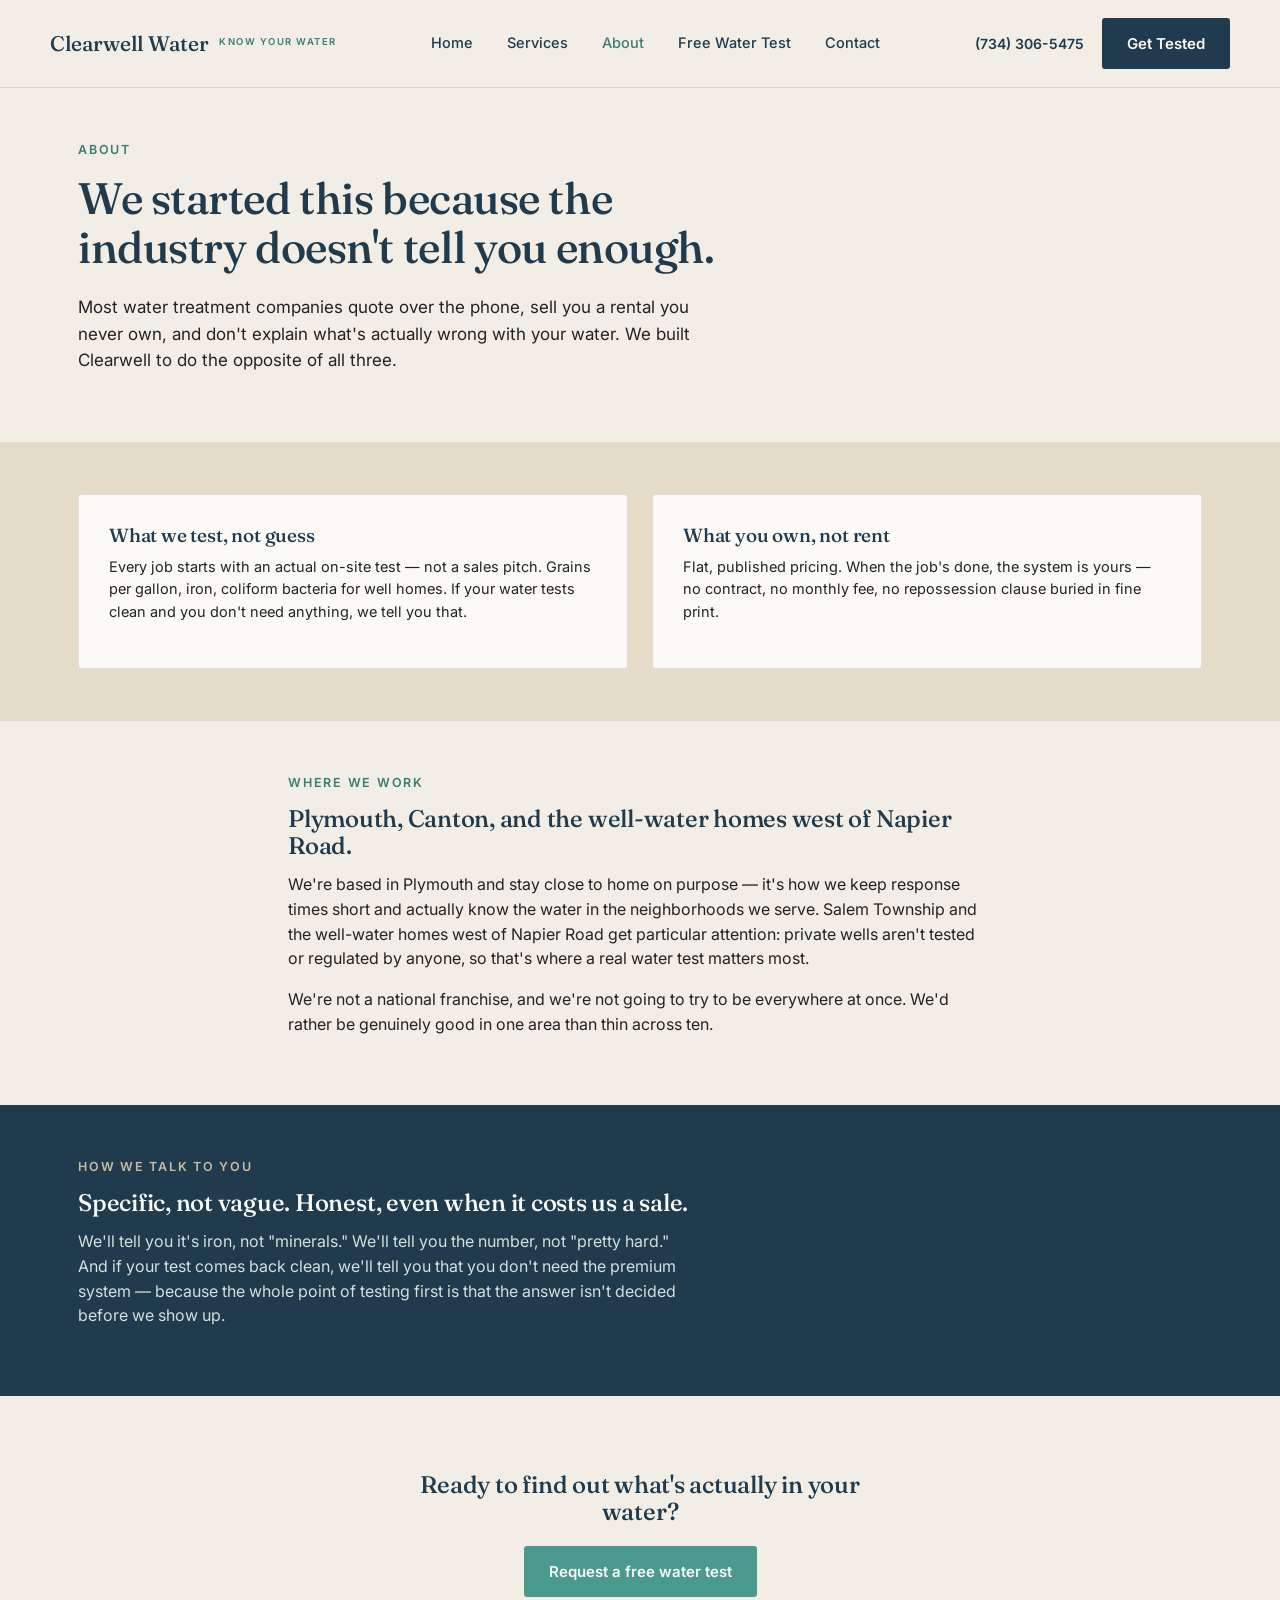
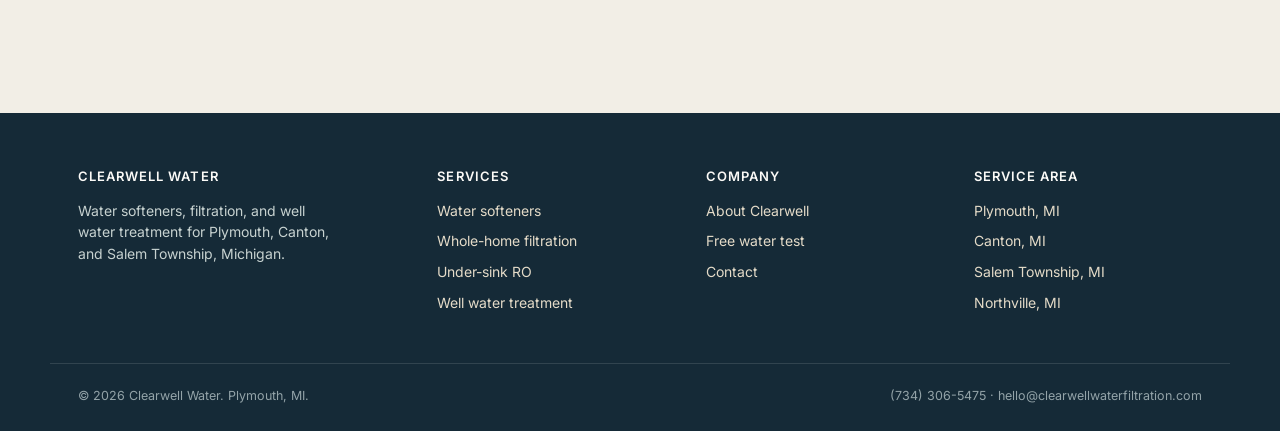
<file: about.html>
<!DOCTYPE html>
<html lang="en">
<head>
<meta charset="UTF-8">
<meta name="viewport" content="width=device-width, initial-scale=1.0">
<title>About Clearwell Water | Locally Owned, Plymouth MI</title>
<meta name="description" content="Clearwell Water is a locally owned water treatment company serving Plymouth, Canton, and Salem Township, Michigan &mdash; built on flat pricing and systems you own.">
<link rel="canonical" href="https://clearwellwaterfiltration.com/about.html">
<link rel="stylesheet" href="assets/styles.css">
</head>
<body>

<header class="site">
  <div class="wrap nav">
    <a href="index.html" class="logo">Clearwell Water <small>KNOW YOUR WATER</small></a>
    <nav class="links" id="navLinks">
      <a href="index.html">Home</a>
      <a href="services.html">Services</a>
      <a href="about.html" class="active">About</a>
      <a href="water-test.html">Free Water Test</a>
      <a href="contact.html">Contact</a>
    </nav>
    <div class="nav-cta">
      <a href="tel:+17343065475" class="nav-phone">(734) 306-5475</a>
      <a href="water-test.html" class="btn btn-primary">Get Tested</a>
      <button class="burger" id="burgerBtn" aria-label="Menu"><span></span><span></span><span></span></button>
    </div>
  </div>
</header>

<section class="tight">
  <div class="wrap">
    <span class="eyebrow">About</span>
    <h1 style="font-size:clamp(30px,4vw,44px); max-width:680px;">We started this because the industry doesn't tell you enough.</h1>
    <p class="lede" style="max-width:620px; font-size:17px;">Most water treatment companies quote over the phone, sell you a rental you never own, and don't explain what's actually wrong with your water. We built Clearwell to do the opposite of all three.</p>
  </div>
</section>

<section class="tight band-stone">
  <div class="wrap two-col">
    <div class="panel">
      <h3>What we test, not guess</h3>
      <p style="font-size:14.5px;">Every job starts with an actual on-site test &mdash; not a sales pitch. Grains per gallon, iron, coliform bacteria for well homes. If your water tests clean and you don't need anything, we tell you that.</p>
    </div>
    <div class="panel">
      <h3>What you own, not rent</h3>
      <p style="font-size:14.5px;">Flat, published pricing. When the job's done, the system is yours &mdash; no contract, no monthly fee, no repossession clause buried in fine print.</p>
    </div>
  </div>
</section>

<section class="tight">
  <div class="wrap" style="max-width:760px;">
    <span class="eyebrow">Where we work</span>
    <h2>Plymouth, Canton, and the well-water homes west of Napier Road.</h2>
    <p>We're based in Plymouth and stay close to home on purpose &mdash; it's how we keep response times short and actually know the water in the neighborhoods we serve. Salem Township and the well-water homes west of Napier Road get particular attention: private wells aren't tested or regulated by anyone, so that's where a real water test matters most.</p>
    <p>We're not a national franchise, and we're not going to try to be everywhere at once. We'd rather be genuinely good in one area than thin across ten.</p>
  </div>
</section>

<section class="tight band-slate">
  <div class="wrap">
    <span class="eyebrow" style="color:var(--stone);">How we talk to you</span>
    <h2>Specific, not vague. Honest, even when it costs us a sale.</h2>
    <p style="color:#d6dfdc; max-width:620px;">We'll tell you it's iron, not "minerals." We'll tell you the number, not "pretty hard." And if your test comes back clean, we'll tell you that you don't need the premium system &mdash; because the whole point of testing first is that the answer isn't decided before we show up.</p>
  </div>
</section>

<section>
  <div class="wrap" style="text-align:center;">
    <h2 style="max-width:480px; margin:0 auto 20px;">Ready to find out what's actually in your water?</h2>
    <a href="water-test.html" class="btn btn-teal">Request a free water test</a>
  </div>
</section>

<footer class="site">
  <div class="wrap foot-grid">
    <div>
      <h4>Clearwell Water</h4>
      <p style="color:#c7d2d0; font-size:14px; max-width:260px;">Water softeners, filtration, and well water treatment for Plymouth, Canton, and Salem Township, Michigan.</p>
    </div>
    <div>
      <h4>Services</h4>
      <a href="services.html#softener">Water softeners</a>
      <a href="services.html#filtration">Whole-home filtration</a>
      <a href="services.html#ro">Under-sink RO</a>
      <a href="services.html#well">Well water treatment</a>
    </div>
    <div>
      <h4>Company</h4>
      <a href="about.html">About Clearwell</a>
      <a href="water-test.html">Free water test</a>
      <a href="contact.html">Contact</a>
    </div>
    <div>
      <h4>Service Area</h4>
      <a href="contact.html">Plymouth, MI</a>
      <a href="contact.html">Canton, MI</a>
      <a href="contact.html">Salem Township, MI</a>
      <a href="contact.html">Northville, MI</a>
    </div>
  </div>
  <div class="wrap foot-bottom">
    <span>&copy; 2026 Clearwell Water. Plymouth, MI.</span>
    <span>(734) 306-5475 &middot; hello@clearwellwaterfiltration.com</span>
  </div>
</footer>

<script src="assets/main.js"></script>
</body>
</html>
</file>
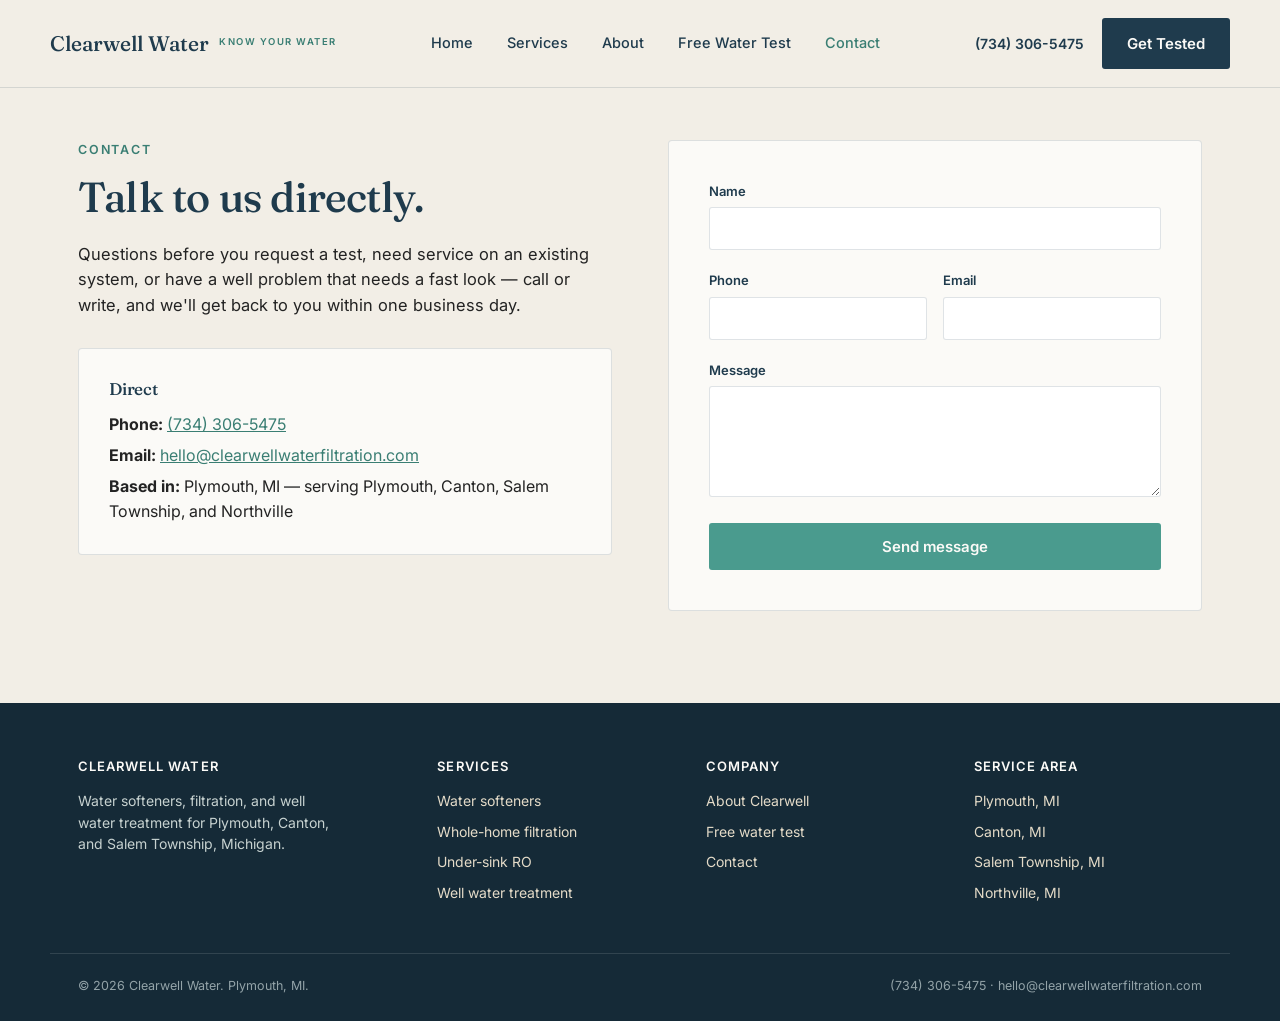
<file: contact.html>
<!DOCTYPE html>
<html lang="en">
<head>
<meta charset="UTF-8">
<meta name="viewport" content="width=device-width, initial-scale=1.0">
<title>Contact Clearwell Water | Plymouth, MI</title>
<meta name="description" content="Contact Clearwell Water &mdash; serving Plymouth, Canton, and Salem Township, Michigan. Call (734) 306-5475 or send a message.">
<link rel="canonical" href="https://clearwellwaterfiltration.com/contact.html">
<link rel="stylesheet" href="assets/styles.css">
</head>
<body>

<header class="site">
  <div class="wrap nav">
    <a href="index.html" class="logo">Clearwell Water <small>KNOW YOUR WATER</small></a>
    <nav class="links" id="navLinks">
      <a href="index.html">Home</a>
      <a href="services.html">Services</a>
      <a href="about.html">About</a>
      <a href="water-test.html">Free Water Test</a>
      <a href="contact.html" class="active">Contact</a>
    </nav>
    <div class="nav-cta">
      <a href="tel:+17343065475" class="nav-phone">(734) 306-5475</a>
      <a href="water-test.html" class="btn btn-primary">Get Tested</a>
      <button class="burger" id="burgerBtn" aria-label="Menu"><span></span><span></span><span></span></button>
    </div>
  </div>
</header>

<section class="tight">
  <div class="wrap" style="display:grid; grid-template-columns:1fr 1fr; gap:56px; align-items:start;">
    <div>
      <span class="eyebrow">Contact</span>
      <h1 style="font-size:clamp(30px,3.8vw,42px);">Talk to us directly.</h1>
      <p class="lede" style="font-size:16.5px;">Questions before you request a test, need service on an existing system, or have a well problem that needs a fast look &mdash; call or write, and we'll get back to you within one business day.</p>

      <div class="panel" style="margin-top:30px;">
        <h3 style="font-size:17px; margin-bottom:14px;">Direct</h3>
        <p style="margin-bottom:6px;"><strong>Phone:</strong> <a href="tel:+17343065475" style="color:var(--teal-deep);">(734) 306-5475</a></p>
        <p style="margin-bottom:6px;"><strong>Email:</strong> <a href="mailto:hello@clearwellwaterfiltration.com" style="color:var(--teal-deep);">hello@clearwellwaterfiltration.com</a></p>
        <p style="margin-bottom:0;"><strong>Based in:</strong> Plymouth, MI &mdash; serving Plymouth, Canton, Salem Township, and Northville</p>
      </div>
    </div>

    <div class="form-card">
      <form id="testForm">
        <div class="field">
          <label for="cname">Name</label>
          <input id="cname" name="cname" type="text" required>
        </div>
        <div class="field-row">
          <div class="field">
            <label for="cphone">Phone</label>
            <input id="cphone" name="cphone" type="tel" required>
          </div>
          <div class="field">
            <label for="cemail">Email</label>
            <input id="cemail" name="cemail" type="email" required>
          </div>
        </div>
        <div class="field">
          <label for="cmsg">Message</label>
          <textarea id="cmsg" name="cmsg" rows="5" required></textarea>
        </div>
        <button type="submit" class="btn btn-teal" style="width:100%; justify-content:center;">Send message</button>
      </form>
      <div id="formSuccess">
        <h3>Message sent.</h3>
        <p>We'll respond within one business day. For anything urgent, call <a href="tel:+17343065475" style="color:var(--teal-deep); font-weight:600;">(734) 306-5475</a> directly.</p>
      </div>
    </div>
  </div>
</section>

<footer class="site">
  <div class="wrap foot-grid">
    <div>
      <h4>Clearwell Water</h4>
      <p style="color:#c7d2d0; font-size:14px; max-width:260px;">Water softeners, filtration, and well water treatment for Plymouth, Canton, and Salem Township, Michigan.</p>
    </div>
    <div>
      <h4>Services</h4>
      <a href="services.html#softener">Water softeners</a>
      <a href="services.html#filtration">Whole-home filtration</a>
      <a href="services.html#ro">Under-sink RO</a>
      <a href="services.html#well">Well water treatment</a>
    </div>
    <div>
      <h4>Company</h4>
      <a href="about.html">About Clearwell</a>
      <a href="water-test.html">Free water test</a>
      <a href="contact.html">Contact</a>
    </div>
    <div>
      <h4>Service Area</h4>
      <a href="contact.html">Plymouth, MI</a>
      <a href="contact.html">Canton, MI</a>
      <a href="contact.html">Salem Township, MI</a>
      <a href="contact.html">Northville, MI</a>
    </div>
  </div>
  <div class="wrap foot-bottom">
    <span>&copy; 2026 Clearwell Water. Plymouth, MI.</span>
    <span>(734) 306-5475 &middot; hello@clearwellwaterfiltration.com</span>
  </div>
</footer>

<script src="assets/main.js"></script>
</body>
</html>
</file>
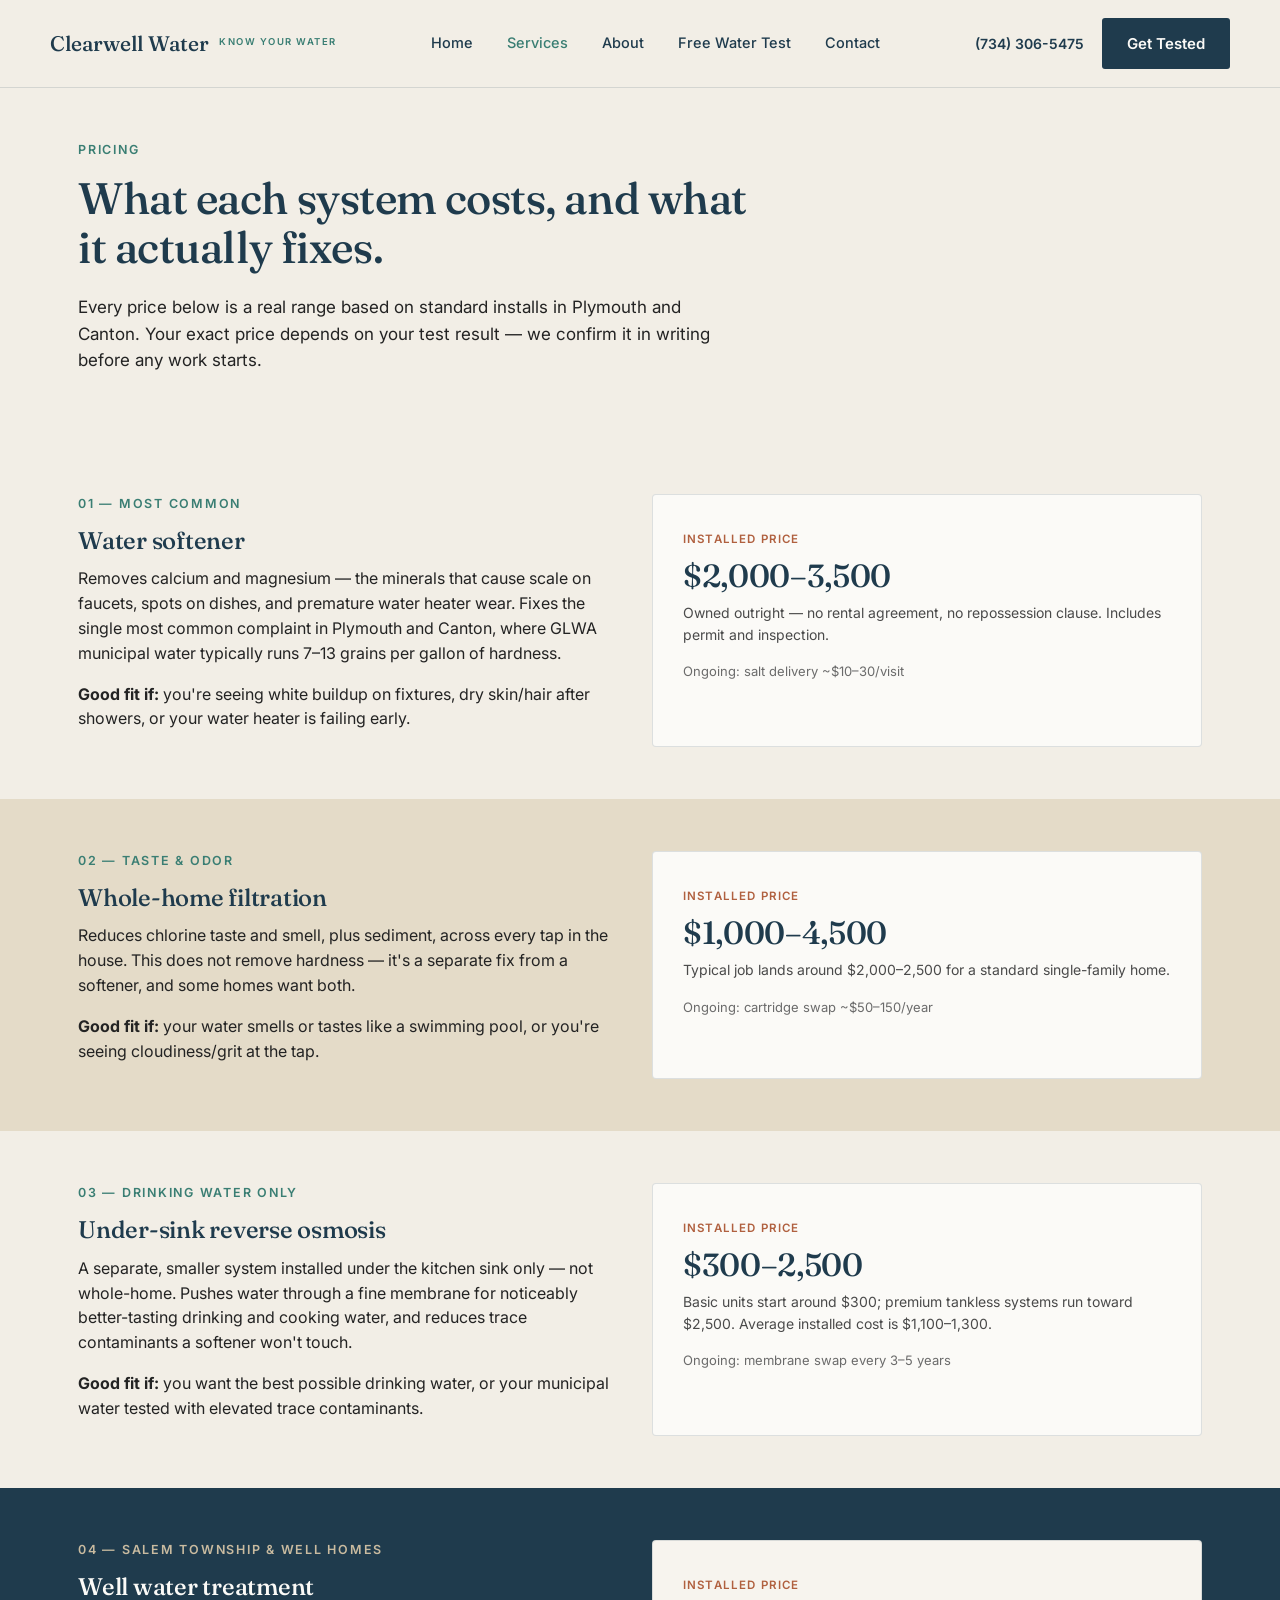
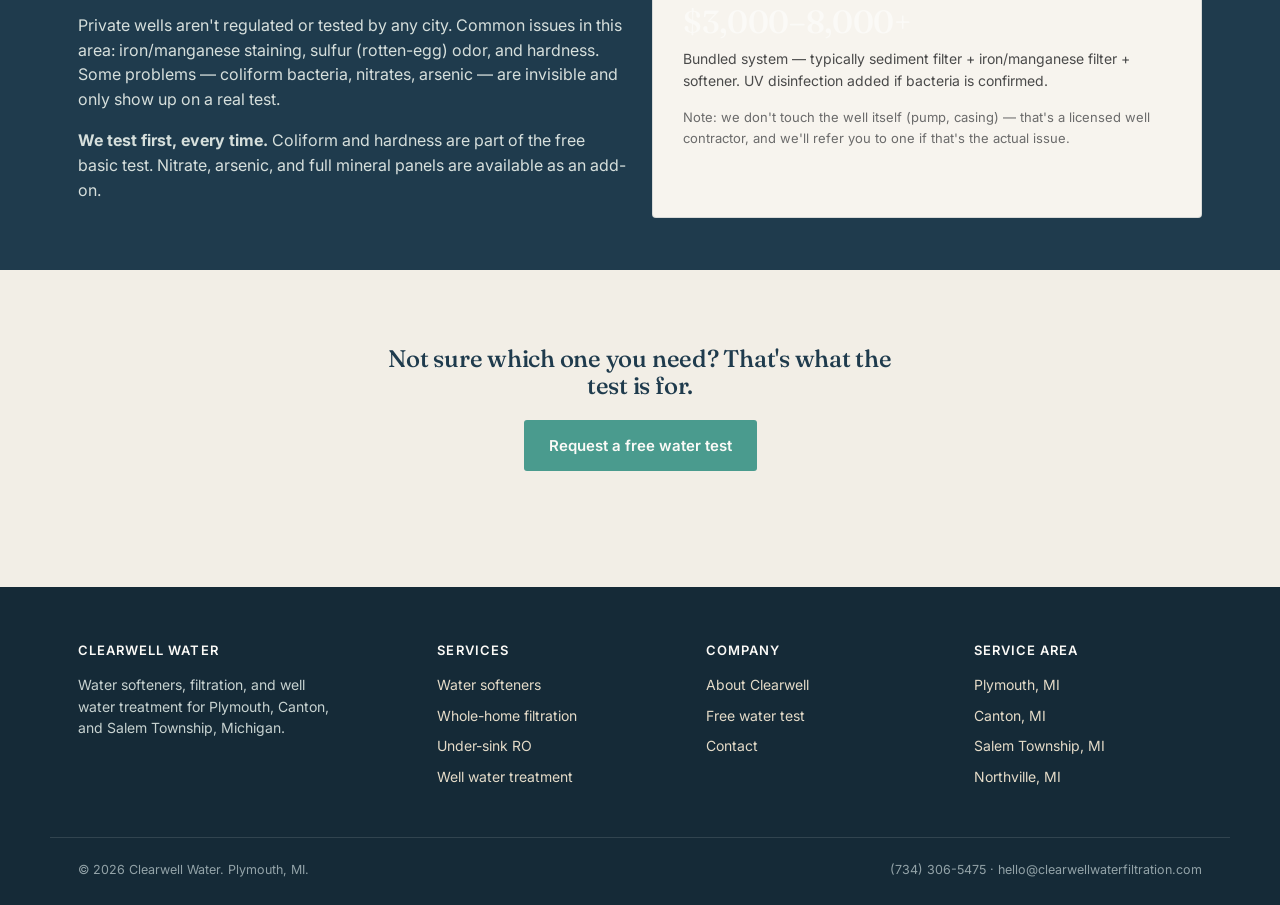
<file: services.html>
<!DOCTYPE html>
<html lang="en">
<head>
<meta charset="UTF-8">
<meta name="viewport" content="width=device-width, initial-scale=1.0">
<title>Water Treatment Pricing | Softeners, Filtration, RO, Well Water &mdash; Clearwell Water</title>
<meta name="description" content="Flat, published pricing for water softeners ($2,000&ndash;3,500), whole-home filtration, under-sink RO, and well water treatment in Plymouth and Canton, MI.">
<link rel="canonical" href="https://clearwellwaterfiltration.com/services.html">
<link rel="stylesheet" href="assets/styles.css">
</head>
<body>

<header class="site">
  <div class="wrap nav">
    <a href="index.html" class="logo">Clearwell Water <small>KNOW YOUR WATER</small></a>
    <nav class="links" id="navLinks">
      <a href="index.html">Home</a>
      <a href="services.html" class="active">Services</a>
      <a href="about.html">About</a>
      <a href="water-test.html">Free Water Test</a>
      <a href="contact.html">Contact</a>
    </nav>
    <div class="nav-cta">
      <a href="tel:+17343065475" class="nav-phone">(734) 306-5475</a>
      <a href="water-test.html" class="btn btn-primary">Get Tested</a>
      <button class="burger" id="burgerBtn" aria-label="Menu"><span></span><span></span><span></span></button>
    </div>
  </div>
</header>

<section class="tight">
  <div class="wrap">
    <span class="eyebrow">Pricing</span>
    <h1 style="font-size:clamp(30px,4vw,44px); max-width:680px;">What each system costs, and what it actually fixes.</h1>
    <p class="lede" style="max-width:640px; font-size:17px;">Every price below is a real range based on standard installs in Plymouth and Canton. Your exact price depends on your test result &mdash; we confirm it in writing before any work starts.</p>
  </div>
</section>

<section class="tight" id="softener">
  <div class="wrap two-col">
    <div>
      <span class="eyebrow">01 &mdash; Most common</span>
      <h2>Water softener</h2>
      <p>Removes calcium and magnesium &mdash; the minerals that cause scale on faucets, spots on dishes, and premature water heater wear. Fixes the single most common complaint in Plymouth and Canton, where GLWA municipal water typically runs 7&ndash;13 grains per gallon of hardness.</p>
      <p><strong>Good fit if:</strong> you're seeing white buildup on fixtures, dry skin/hair after showers, or your water heater is failing early.</p>
    </div>
    <div class="panel">
      <span class="tag">Installed price</span>
      <h3 style="font-family:'Fraunces'; font-size:32px; margin:8px 0;">$2,000&ndash;3,500</h3>
      <p style="font-size:14px; color:#4a4a4a;">Owned outright &mdash; no rental agreement, no repossession clause. Includes permit and inspection.</p>
      <p style="font-size:13px; color:#6b6b6b; margin-top:16px;">Ongoing: salt delivery ~$10&ndash;30/visit</p>
    </div>
  </div>
</section>

<section class="tight band-stone" id="filtration">
  <div class="wrap two-col">
    <div>
      <span class="eyebrow">02 &mdash; Taste &amp; odor</span>
      <h2>Whole-home filtration</h2>
      <p>Reduces chlorine taste and smell, plus sediment, across every tap in the house. This does not remove hardness &mdash; it's a separate fix from a softener, and some homes want both.</p>
      <p><strong>Good fit if:</strong> your water smells or tastes like a swimming pool, or you're seeing cloudiness/grit at the tap.</p>
    </div>
    <div class="panel">
      <span class="tag">Installed price</span>
      <h3 style="font-family:'Fraunces'; font-size:32px; margin:8px 0;">$1,000&ndash;4,500</h3>
      <p style="font-size:14px; color:#4a4a4a;">Typical job lands around $2,000&ndash;2,500 for a standard single-family home.</p>
      <p style="font-size:13px; color:#6b6b6b; margin-top:16px;">Ongoing: cartridge swap ~$50&ndash;150/year</p>
    </div>
  </div>
</section>

<section class="tight" id="ro">
  <div class="wrap two-col">
    <div>
      <span class="eyebrow">03 &mdash; Drinking water only</span>
      <h2>Under-sink reverse osmosis</h2>
      <p>A separate, smaller system installed under the kitchen sink only &mdash; not whole-home. Pushes water through a fine membrane for noticeably better-tasting drinking and cooking water, and reduces trace contaminants a softener won't touch.</p>
      <p><strong>Good fit if:</strong> you want the best possible drinking water, or your municipal water tested with elevated trace contaminants.</p>
    </div>
    <div class="panel">
      <span class="tag">Installed price</span>
      <h3 style="font-family:'Fraunces'; font-size:32px; margin:8px 0;">$300&ndash;2,500</h3>
      <p style="font-size:14px; color:#4a4a4a;">Basic units start around $300; premium tankless systems run toward $2,500. Average installed cost is $1,100&ndash;1,300.</p>
      <p style="font-size:13px; color:#6b6b6b; margin-top:16px;">Ongoing: membrane swap every 3&ndash;5 years</p>
    </div>
  </div>
</section>

<section class="tight band-slate" id="well">
  <div class="wrap two-col">
    <div>
      <span class="eyebrow" style="color:var(--stone);">04 &mdash; Salem Township &amp; well homes</span>
      <h2>Well water treatment</h2>
      <p style="color:#d6dfdc;">Private wells aren't regulated or tested by any city. Common issues in this area: iron/manganese staining, sulfur (rotten-egg) odor, and hardness. Some problems &mdash; coliform bacteria, nitrates, arsenic &mdash; are invisible and only show up on a real test.</p>
      <p style="color:#d6dfdc;"><strong>We test first, every time.</strong> Coliform and hardness are part of the free basic test. Nitrate, arsenic, and full mineral panels are available as an add-on.</p>
    </div>
    <div class="panel" style="background:#f7f4ee;">
      <span class="tag">Installed price</span>
      <h3 style="font-family:'Fraunces'; font-size:32px; margin:8px 0;">$3,000&ndash;8,000+</h3>
      <p style="font-size:14px; color:#4a4a4a;">Bundled system &mdash; typically sediment filter + iron/manganese filter + softener. UV disinfection added if bacteria is confirmed.</p>
      <p style="font-size:13px; color:#6b6b6b; margin-top:16px;">Note: we don't touch the well itself (pump, casing) &mdash; that's a licensed well contractor, and we'll refer you to one if that's the actual issue.</p>
    </div>
  </div>
</section>

<section>
  <div class="wrap" style="text-align:center;">
    <h2 style="max-width:520px; margin:0 auto 20px;">Not sure which one you need? That's what the test is for.</h2>
    <a href="water-test.html" class="btn btn-teal">Request a free water test</a>
  </div>
</section>

<footer class="site">
  <div class="wrap foot-grid">
    <div>
      <h4>Clearwell Water</h4>
      <p style="color:#c7d2d0; font-size:14px; max-width:260px;">Water softeners, filtration, and well water treatment for Plymouth, Canton, and Salem Township, Michigan.</p>
    </div>
    <div>
      <h4>Services</h4>
      <a href="services.html#softener">Water softeners</a>
      <a href="services.html#filtration">Whole-home filtration</a>
      <a href="services.html#ro">Under-sink RO</a>
      <a href="services.html#well">Well water treatment</a>
    </div>
    <div>
      <h4>Company</h4>
      <a href="about.html">About Clearwell</a>
      <a href="water-test.html">Free water test</a>
      <a href="contact.html">Contact</a>
    </div>
    <div>
      <h4>Service Area</h4>
      <a href="contact.html">Plymouth, MI</a>
      <a href="contact.html">Canton, MI</a>
      <a href="contact.html">Salem Township, MI</a>
      <a href="contact.html">Northville, MI</a>
    </div>
  </div>
  <div class="wrap foot-bottom">
    <span>&copy; 2026 Clearwell Water. Plymouth, MI.</span>
    <span>(734) 306-5475 &middot; hello@clearwellwaterfiltration.com</span>
  </div>
</footer>

<script src="assets/main.js"></script>
</body>
</html>
</file>
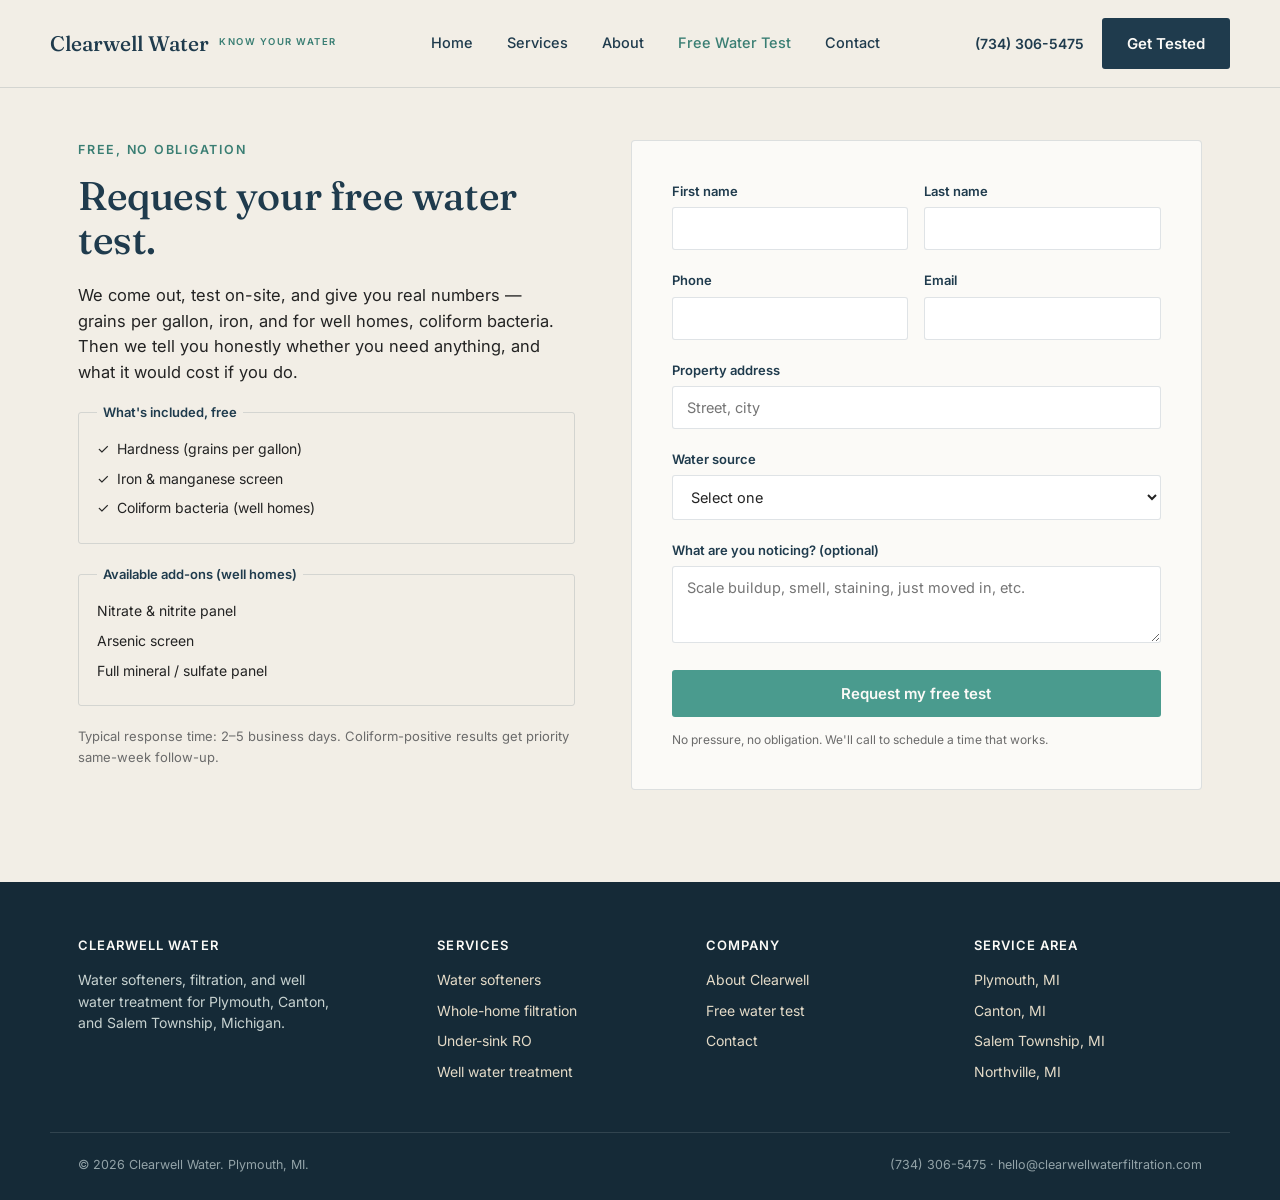
<file: water-test.html>
<!DOCTYPE html>
<html lang="en">
<head>
<meta charset="UTF-8">
<meta name="viewport" content="width=device-width, initial-scale=1.0">
<title>Request a Free Water Test | Clearwell Water &mdash; Plymouth, Canton, Salem Township MI</title>
<meta name="description" content="Request a free water test for your Plymouth, Canton, or Salem Township, MI home. Municipal hardness testing or full well-water panel including coliform and nitrates.">
<link rel="canonical" href="https://clearwellwaterfiltration.com/water-test.html">
<link rel="stylesheet" href="assets/styles.css">
</head>
<body>

<header class="site">
  <div class="wrap nav">
    <a href="index.html" class="logo">Clearwell Water <small>KNOW YOUR WATER</small></a>
    <nav class="links" id="navLinks">
      <a href="index.html">Home</a>
      <a href="services.html">Services</a>
      <a href="about.html">About</a>
      <a href="water-test.html" class="active">Free Water Test</a>
      <a href="contact.html">Contact</a>
    </nav>
    <div class="nav-cta">
      <a href="tel:+17343065475" class="nav-phone">(734) 306-5475</a>
      <a href="water-test.html" class="btn btn-primary">Get Tested</a>
      <button class="burger" id="burgerBtn" aria-label="Menu"><span></span><span></span><span></span></button>
    </div>
  </div>
</header>

<section class="tight">
  <div class="wrap" style="display:grid; grid-template-columns:1fr 1.15fr; gap:56px; align-items:start;">
    <div>
      <span class="eyebrow">Free, no obligation</span>
      <h1 style="font-size:clamp(30px,3.6vw,40px);">Request your free water test.</h1>
      <p class="lede" style="font-size:16.5px;">We come out, test on-site, and give you real numbers &mdash; grains per gallon, iron, and for well homes, coliform bacteria. Then we tell you honestly whether you need anything, and what it would cost if you do.</p>

      <fieldset>
        <legend>What's included, free</legend>
        <div class="check-row">&#10003;&nbsp; Hardness (grains per gallon)</div>
        <div class="check-row">&#10003;&nbsp; Iron &amp; manganese screen</div>
        <div class="check-row">&#10003;&nbsp; Coliform bacteria (well homes)</div>
      </fieldset>
      <fieldset>
        <legend>Available add-ons (well homes)</legend>
        <div class="check-row">Nitrate &amp; nitrite panel</div>
        <div class="check-row">Arsenic screen</div>
        <div class="check-row">Full mineral / sulfate panel</div>
      </fieldset>

      <p style="font-size:13px; color:#6b6b6b;">Typical response time: 2&ndash;5 business days. Coliform-positive results get priority same-week follow-up.</p>
    </div>

    <div class="form-card">
      <form id="testForm">
        <div class="field-row">
          <div class="field">
            <label for="fname">First name</label>
            <input id="fname" name="fname" type="text" required>
          </div>
          <div class="field">
            <label for="lname">Last name</label>
            <input id="lname" name="lname" type="text" required>
          </div>
        </div>
        <div class="field-row">
          <div class="field">
            <label for="phone">Phone</label>
            <input id="phone" name="phone" type="tel" required>
          </div>
          <div class="field">
            <label for="email">Email</label>
            <input id="email" name="email" type="email" required>
          </div>
        </div>
        <div class="field">
          <label for="address">Property address</label>
          <input id="address" name="address" type="text" placeholder="Street, city" required>
        </div>
        <div class="field">
          <label for="source">Water source</label>
          <select id="source" name="source" required>
            <option value="">Select one</option>
            <option>City / municipal water</option>
            <option>Private well</option>
            <option>Not sure</option>
          </select>
        </div>
        <div class="field">
          <label for="notes">What are you noticing? (optional)</label>
          <textarea id="notes" name="notes" rows="3" placeholder="Scale buildup, smell, staining, just moved in, etc."></textarea>
        </div>
        <button type="submit" class="btn btn-teal" style="width:100%; justify-content:center;">Request my free test</button>
        <p style="font-size:12px; color:#6b6b6b; margin-top:14px; margin-bottom:0;">No pressure, no obligation. We'll call to schedule a time that works.</p>
      </form>
      <div id="formSuccess">
        <h3>Request received.</h3>
        <p>We'll call within one business day to schedule your test. If this is urgent &mdash; active odor, discoloration, or a health concern &mdash; call us directly at <a href="tel:+17343065475" style="color:var(--teal-deep); font-weight:600;">(734) 306-5475</a>.</p>
      </div>
    </div>
  </div>
</section>

<footer class="site">
  <div class="wrap foot-grid">
    <div>
      <h4>Clearwell Water</h4>
      <p style="color:#c7d2d0; font-size:14px; max-width:260px;">Water softeners, filtration, and well water treatment for Plymouth, Canton, and Salem Township, Michigan.</p>
    </div>
    <div>
      <h4>Services</h4>
      <a href="services.html#softener">Water softeners</a>
      <a href="services.html#filtration">Whole-home filtration</a>
      <a href="services.html#ro">Under-sink RO</a>
      <a href="services.html#well">Well water treatment</a>
    </div>
    <div>
      <h4>Company</h4>
      <a href="about.html">About Clearwell</a>
      <a href="water-test.html">Free water test</a>
      <a href="contact.html">Contact</a>
    </div>
    <div>
      <h4>Service Area</h4>
      <a href="contact.html">Plymouth, MI</a>
      <a href="contact.html">Canton, MI</a>
      <a href="contact.html">Salem Township, MI</a>
      <a href="contact.html">Northville, MI</a>
    </div>
  </div>
  <div class="wrap foot-bottom">
    <span>&copy; 2026 Clearwell Water. Plymouth, MI.</span>
    <span>(734) 306-5475 &middot; hello@clearwellwaterfiltration.com</span>
  </div>
</footer>

<script src="assets/main.js"></script>
</body>
</html>
</file>
<file: assets/styles.css>
@import url('https://fonts.googleapis.com/css2?family=Fraunces:opsz,wght@9..144,300;9..144,400;9..144,500;9..144,600&family=Inter:wght@400;500;600&display=swap');

:root{
  --slate:#1F3B4D;
  --slate-deep:#152A37;
  --stone:#C9BBA0;
  --stone-light:#E4DBC8;
  --teal:#4A9B8E;
  --teal-deep:#3A7E73;
  --bone:#F2EEE6;
  --bone-white:#FBFAF7;
  --ink:#232323;
  --clay:#B0603F;
  --line: rgba(31,59,77,0.14);
  --max: 1180px;
}

*{box-sizing:border-box;}
html{scroll-behavior:smooth;}
body{
  margin:0;
  background:var(--bone);
  color:var(--ink);
  font-family:'Inter', sans-serif;
  font-size:16px;
  line-height:1.55;
  -webkit-font-smoothing:antialiased;
}
h1,h2,h3,h4{
  font-family:'Fraunces', serif;
  font-weight:500;
  color:var(--slate);
  line-height:1.12;
  margin:0 0 0.5em;
  letter-spacing:-0.01em;
}
p{margin:0 0 1em;}
a{color:inherit;}
img{max-width:100%; display:block;}
.wrap{max-width:var(--max); margin:0 auto; padding:0 28px;}
.eyebrow{
  font-family:'Inter', sans-serif;
  font-size:12.5px;
  font-weight:600;
  letter-spacing:0.14em;
  text-transform:uppercase;
  color:var(--teal-deep);
  display:block;
  margin-bottom:14px;
}
.btn{
  display:inline-flex;
  align-items:center;
  gap:8px;
  font-family:'Inter', sans-serif;
  font-weight:600;
  font-size:15px;
  padding:13px 24px;
  border-radius:3px;
  text-decoration:none;
  border:1.5px solid transparent;
  cursor:pointer;
  transition:transform .15s ease, background .15s ease, border-color .15s ease;
}
.btn:hover{transform:translateY(-1px);}
.btn:focus-visible{outline:2px solid var(--teal); outline-offset:3px;}
.btn-primary{background:var(--slate); color:var(--bone-white);}
.btn-primary:hover{background:var(--slate-deep);}
.btn-outline{background:transparent; border-color:var(--slate); color:var(--slate);}
.btn-outline:hover{background:var(--slate); color:var(--bone-white);}
.btn-teal{background:var(--teal); color:var(--bone-white);}
.btn-teal:hover{background:var(--teal-deep);}

/* ---------- Header ---------- */
header.site{
  position:sticky; top:0; z-index:50;
  background:var(--bone); border-bottom:1px solid var(--line);
}
.nav{display:flex; align-items:center; justify-content:space-between; padding:18px 0;}
.logo{
  display:flex; align-items:center; gap:10px;
  font-family:'Fraunces', serif; font-weight:500; font-size:21px; color:var(--slate);
  text-decoration:none;
}
.logo small{
  display:block; font-family:'Inter'; font-weight:600; font-size:9.5px;
  letter-spacing:0.16em; color:var(--teal-deep); margin-top:-2px;
}
nav.links{display:flex; align-items:center; gap:34px;}
nav.links a{
  text-decoration:none; color:var(--slate); font-size:14.5px; font-weight:500;
  position:relative; padding:4px 0;
}
nav.links a.active,nav.links a:hover{color:var(--teal-deep);}
.nav-cta{display:flex; align-items:center; gap:18px;}
.nav-phone{font-size:14px; font-weight:600; color:var(--slate); text-decoration:none;}
.burger{display:none; background:none; border:none; cursor:pointer; padding:6px;}
.burger span{display:block; width:24px; height:2px; background:var(--slate); margin:5px 0;}

/* ---------- Hero ---------- */
.hero{padding:64px 0 84px; overflow:hidden;}
.hero-grid{display:grid; grid-template-columns:1.05fr 0.95fr; gap:56px; align-items:center;}
.hero h1{font-size:clamp(34px,4.6vw,54px); max-width:620px;}
.hero .lede{font-size:18px; max-width:480px; color:#41504f;}
.hero-actions{display:flex; gap:14px; margin-top:30px; flex-wrap:wrap;}
.hero-stats{display:flex; gap:34px; margin-top:44px; flex-wrap:wrap;}
.hero-stats div{border-left:2px solid var(--teal); padding-left:14px;}
.hero-stats .num{font-family:'Fraunces',serif; font-size:26px; color:var(--slate); font-weight:500; display:block;}
.hero-stats .lbl{font-size:12.5px; color:#5b6a68;}
.hero-art{background:var(--slate); border-radius:4px; padding:30px; position:relative;}
.hero-art svg{width:100%; height:auto;}
.hero-art figcaption{font-size:12px; color:var(--stone-light); margin-top:14px; text-align:center; font-family:'Inter';}

/* ---------- Sections ---------- */
section{padding:76px 0;}
section.tight{padding:52px 0;}
.section-head{max-width:640px; margin-bottom:44px;}
.section-head h2{font-size:clamp(26px,3.2vw,36px);}
.band-stone{background:var(--stone-light);}
.band-slate{background:var(--slate); color:var(--bone-white);}
.band-slate h2, .band-slate h3{color:var(--bone-white);}
.band-slate .eyebrow{color:var(--stone);}

/* ---------- Service rows (spec-sheet style, not icon grid) ---------- */
.svc-list{border-top:1px solid var(--line);}
.svc-row{
  display:grid; grid-template-columns:220px 1fr 200px;
  gap:32px; align-items:start;
  padding:32px 0; border-bottom:1px solid var(--line);
}
.svc-row h3{font-size:22px; margin-bottom:8px;}
.svc-row .tag{font-size:12px; font-weight:600; letter-spacing:.08em; text-transform:uppercase; color:var(--teal-deep);}
.svc-row .price{font-family:'Fraunces',serif; font-size:21px; color:var(--slate); text-align:right;}
.svc-row .price small{display:block; font-family:'Inter'; font-size:11.5px; font-weight:500; color:#6b6b6b; text-align:right; margin-top:4px;}
.svc-row .desc{color:#41504f; font-size:15px;}
.svc-row .desc ul{margin:10px 0 0; padding-left:18px; font-size:14px;}
.svc-row .desc li{margin-bottom:4px;}

/* ---------- Process ---------- */
.process{display:grid; grid-template-columns:repeat(4,1fr); gap:0; border-top:1px solid var(--line); border-bottom:1px solid var(--line);}
.process div{padding:28px 22px; border-right:1px solid var(--line);}
.process div:last-child{border-right:none;}
.process .n{font-family:'Fraunces',serif; font-size:15px; color:var(--teal-deep); font-weight:500;}
.process h4{font-size:16.5px; margin:8px 0 6px;}
.process p{font-size:13.5px; color:#4a4a4a; margin:0;}

/* ---------- Testimonial / trust strip ---------- */
.trust-strip{display:flex; gap:40px; align-items:center; flex-wrap:wrap; padding:22px 0; border-top:1px solid var(--line); border-bottom:1px solid var(--line); font-size:13.5px; color:#4a4a4a;}
.trust-strip strong{color:var(--slate);}

/* ---------- Cards for areas / segments ---------- */
.two-col{display:grid; grid-template-columns:1fr 1fr; gap:24px;}
.panel{background:var(--bone-white); border:1px solid var(--line); border-radius:4px; padding:30px;}
.panel h3{font-size:19px;}
.panel .tag{font-size:11.5px; letter-spacing:.1em; text-transform:uppercase; font-weight:600; color:var(--clay);}

/* ---------- Footer ---------- */
footer.site{background:var(--slate-deep); color:var(--stone-light); padding:56px 0 26px; margin-top:40px;}
.foot-grid{display:grid; grid-template-columns:1.4fr 1fr 1fr 1fr; gap:40px;}
footer.site h4{color:var(--bone-white); font-family:'Inter'; font-size:13px; letter-spacing:.08em; text-transform:uppercase; font-weight:600; margin-bottom:16px;}
footer.site a{color:var(--stone-light); text-decoration:none; font-size:14px; display:block; margin-bottom:9px;}
footer.site a:hover{color:var(--bone-white);}
.foot-bottom{border-top:1px solid rgba(255,255,255,0.12); margin-top:40px; padding-top:22px; font-size:12.5px; color:#93a3a8; display:flex; justify-content:space-between; flex-wrap:wrap; gap:10px;}

/* ---------- Forms ---------- */
.form-card{background:var(--bone-white); border:1px solid var(--line); border-radius:4px; padding:40px;}
.field{margin-bottom:20px;}
.field label{display:block; font-size:13px; font-weight:600; color:var(--slate); margin-bottom:6px;}
.field input, .field select, .field textarea{
  width:100%; padding:12px 14px; border:1.5px solid var(--line); border-radius:3px;
  font-family:'Inter'; font-size:14.5px; background:#fff; color:var(--ink);
}
.field input:focus, .field select:focus, .field textarea:focus{outline:none; border-color:var(--teal);}
.field-row{display:grid; grid-template-columns:1fr 1fr; gap:16px;}
fieldset{border:1.5px solid var(--line); border-radius:3px; padding:16px 18px; margin:0 0 20px;}
fieldset legend{font-size:13px; font-weight:600; color:var(--slate); padding:0 6px;}
.check-row{display:flex; align-items:center; gap:8px; margin-bottom:8px; font-size:14px;}
.check-row input{width:auto;}
#formSuccess{display:none; text-align:center; padding:40px 20px;}
#formSuccess h3{font-size:22px;}

/* ---------- Responsive ---------- */
@media (max-width: 900px){
  .hero-grid{grid-template-columns:1fr;}
  .hero-art{order:-1;}
  .foot-grid{grid-template-columns:1fr 1fr;}
  .process{grid-template-columns:1fr 1fr;}
  .process div{border-bottom:1px solid var(--line);}
  .two-col{grid-template-columns:1fr;}
  .svc-row{grid-template-columns:1fr; gap:10px;}
  .svc-row .price{text-align:left;}
  .svc-row .price small{text-align:left;}
}
@media (max-width: 720px){
  nav.links{
    position:fixed; inset:64px 0 0 0; background:var(--bone); flex-direction:column;
    align-items:flex-start; padding:28px; gap:22px; transform:translateX(100%);
    transition:transform .25s ease; border-top:1px solid var(--line);
  }
  nav.links.open{transform:translateX(0);}
  .burger{display:block;}
  .nav-phone{display:none;}
  .field-row{grid-template-columns:1fr;}
  .foot-grid{grid-template-columns:1fr 1fr;}
}
</file>
